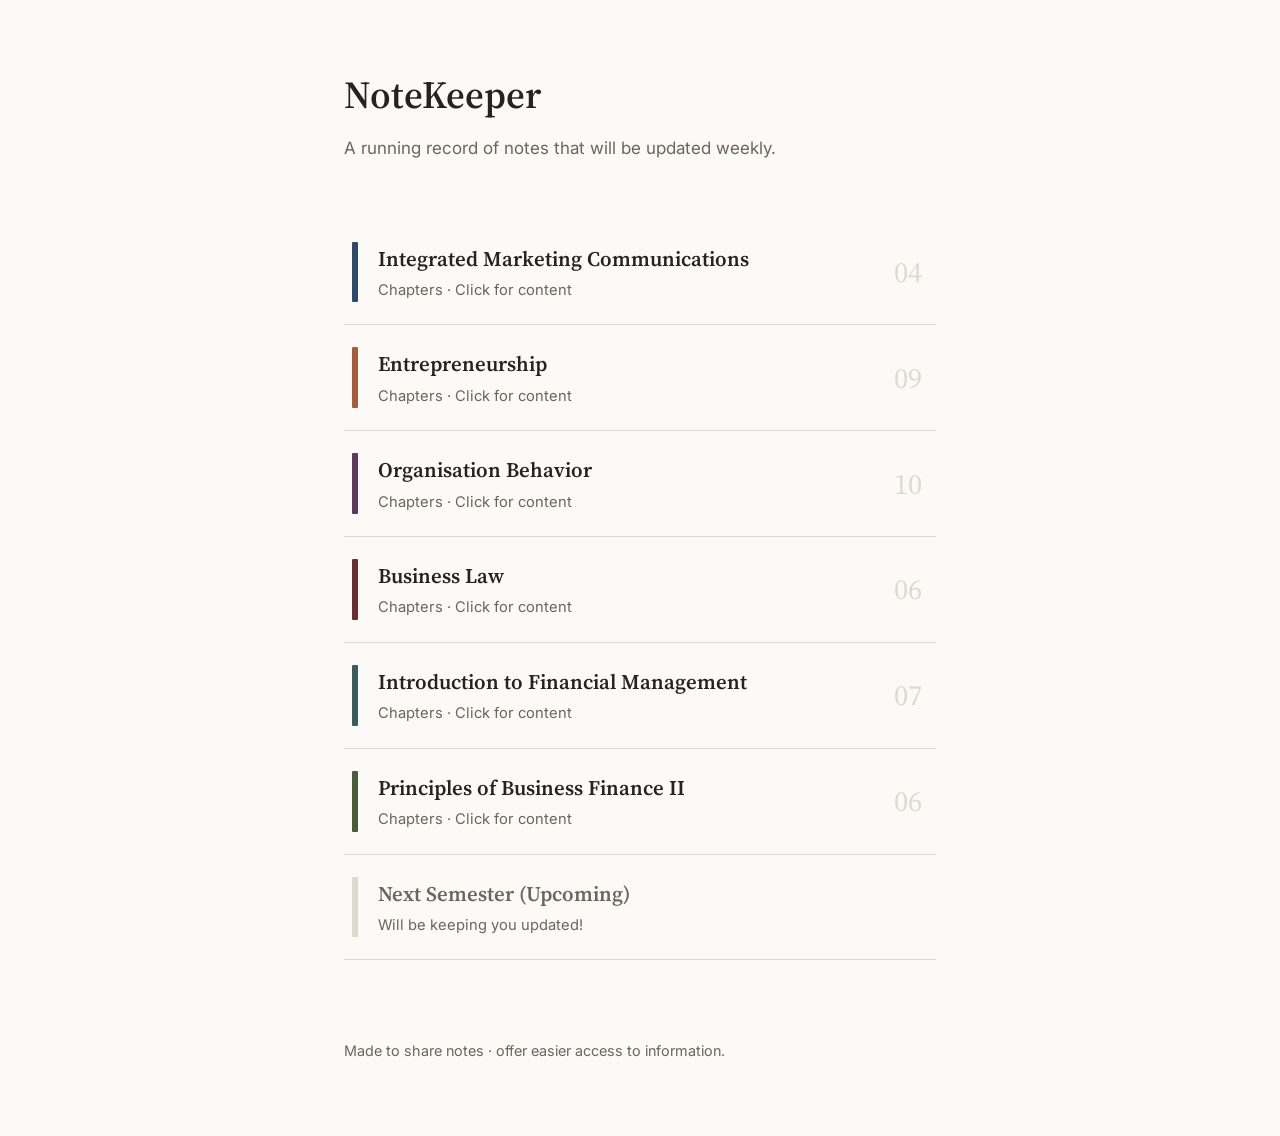
<file: my-notes-site/index.html>
<!doctype html>
<html lang="en">
  <head>
    <meta charset="UTF-8" />
    <meta name="viewport" content="width=device-width, initial-scale=1.0" />
    <title>Notes — Home</title>
    <link rel="preconnect" href="https://fonts.googleapis.com" />
    <link
      href="https://fonts.googleapis.com/css2?family=Source+Serif+4:opsz,wght@8..60,400;8..60,600;8..60,700&family=Inter:wght@400;500;600&display=swap"
      rel="stylesheet"
    />
    <link rel="stylesheet" href="style.css" />
  </head>
  <body>
    <header class="masthead">
      <h1>NoteKeeper</h1>
      <p class="subhead">
        A running record of notes that will be updated weekly.
      </p>
    </header>

    <main class="shelf">
      <a class="subject-row" href="subjects/imc.html" style="--spine: #2c4a6e">
        <div class="spine"></div>
        <div class="subject-info">
          <h2>Integrated Marketing Communications</h2>
          <p class="subject-meta">Chapters &middot; Click for content</p>
        </div>
        <div class="subject-count">04</div>
      </a>

      <a
        class="subject-row"
        href="subjects/entrepreneurship.html"
        style="--spine: #a65b3d"
      >
        <div class="spine"></div>
        <div class="subject-info">
          <h2>Entrepreneurship</h2>
          <p class="subject-meta">Chapters &middot; Click for content</p>
        </div>
        <div class="subject-count">09</div>
      </a>

      <a
        class="subject-row"
        href="subjects/organisational-behaviour.html"
        style="--spine: #5b3a5c"
      >
        <div class="spine"></div>
        <div class="subject-info">
          <h2>Organisation Behavior</h2>
          <p class="subject-meta">Chapters &middot; Click for content</p>
        </div>
        <div class="subject-count">10</div>
      </a>

      <a
        class="subject-row"
        href="subjects/business-law.html"
        style="--spine: #6b2e2e"
      >
        <div class="spine"></div>
        <div class="subject-info">
          <h2>Business Law</h2>
          <p class="subject-meta">Chapters &middot; Click for content</p>
        </div>
        <div class="subject-count">06</div>
      </a>

      <a
        class="subject-row"
        href="subjects/financial-management.html"
        style="--spine: #3a5c5a"
      >
        <div class="spine"></div>
        <div class="subject-info">
          <h2>Introduction to Financial Management</h2>
          <p class="subject-meta">Chapters &middot; Click for content</p>
        </div>
        <div class="subject-count">07</div>
      </a>

      <a
        class="subject-row"
        href="subjects/business-finance-2.html"
        style="--spine: #4a5d3a"
      >
        <div class="spine"></div>
        <div class="subject-info">
          <h2>Principles of Business Finance II</h2>
          <p class="subject-meta">Chapters &middot; Click for content</p>
        </div>
        <div class="subject-count">06</div>
      </a>

      <div class="subject-row add-row">
        <div class="spine add-spine"></div>
        <div class="subject-info">
          <h2>Next Semester (Upcoming)</h2>
          <p class="subject-meta">Will be keeping you updated!</p>
        </div>
      </div>
    </main>

    <footer class="site-footer">
      <p>Made to share notes &middot; offer easier access to information.</p>
    </footer>
  </body>
</html>
</file>
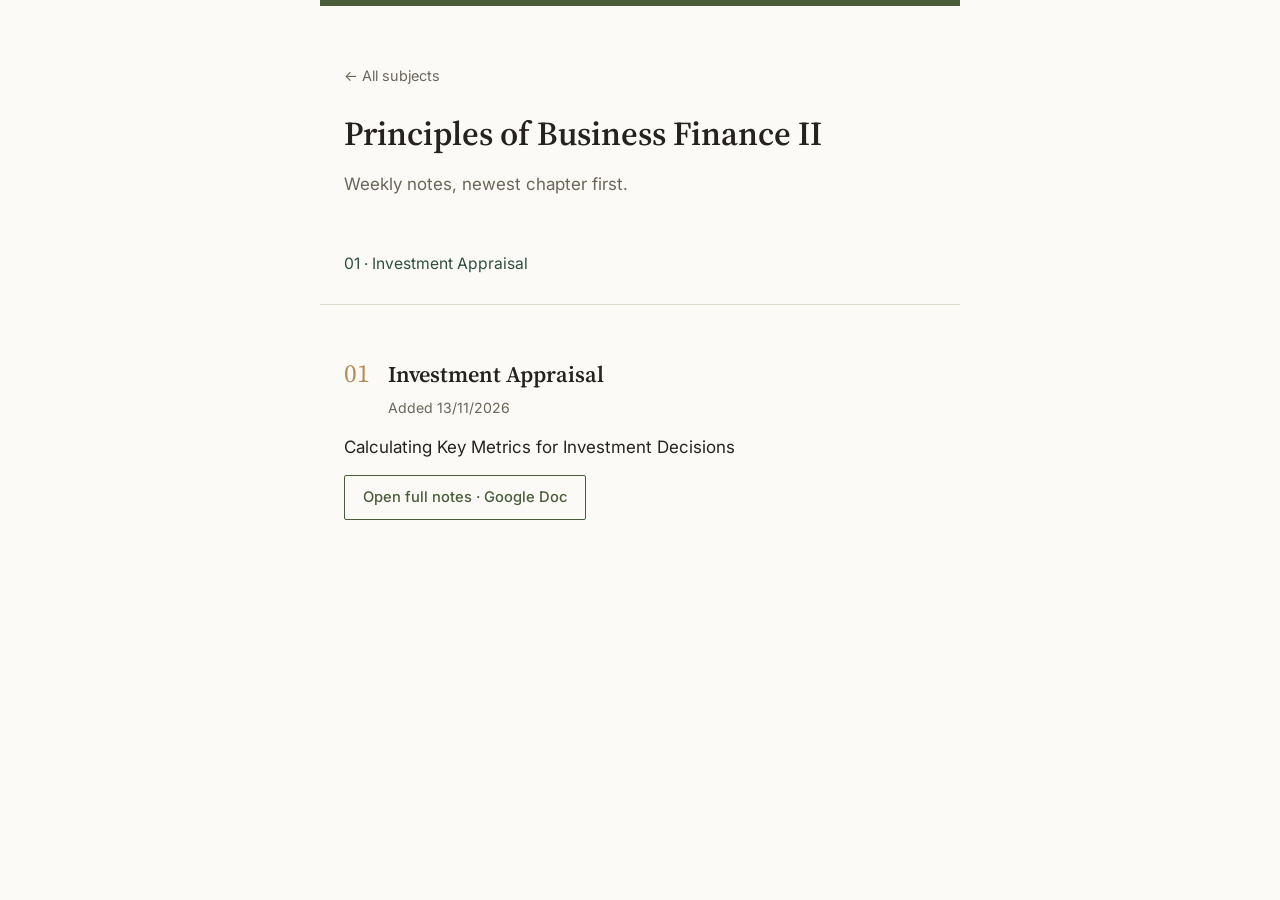
<file: my-notes-site/subjects/business-finance-2.html>
<!doctype html>
<html lang="en">
  <head>
    <meta charset="UTF-8" />
    <meta name="viewport" content="width=device-width, initial-scale=1.0" />
    <title>Principles of Business Finance II — Notes</title>
    <link rel="preconnect" href="https://fonts.googleapis.com" />
    <link
      href="https://fonts.googleapis.com/css2?family=Source+Serif+4:opsz,wght@8..60,400;8..60,600;8..60,700&family=Inter:wght@400;500;600&display=swap"
      rel="stylesheet"
    />
    <link rel="stylesheet" href="../style.css" />
  </head>
  <body style="--spine: #4a5d3a">
    <header class="subject-header">
      <a class="back-link" href="../index.html">&larr; All subjects</a>
      <h1>Principles of Business Finance II</h1>
      <p class="subhead">Weekly notes, newest chapter first.</p>
    </header>

    <nav class="chapter-nav">
      <a href="#ch1">01 &middot; Investment Appraisal</a>
    </nav>

    <main class="chapters">
      <section class="chapter" id="ch1">
        <div class="chapter-head">
          <span class="chapter-num">01</span>
          <div>
            <h2>Investment Appraisal</h2>
            <p class="chapter-date">Added 13/11/2026</p>
          </div>
        </div>
        <div class="chapter-body">
          <p>Calculating Key Metrics for Investment Decisions</p>
          <a
            class="chapter-link"
            href="https://docs.google.com/document/d/your-doc-id-here/edit"
            target="_blank"
            rel="noopener"
          >
            Open full notes &middot; Google Doc
          </a>
        </div>
      </section>
    </main>
  </body>
</html>
</file>
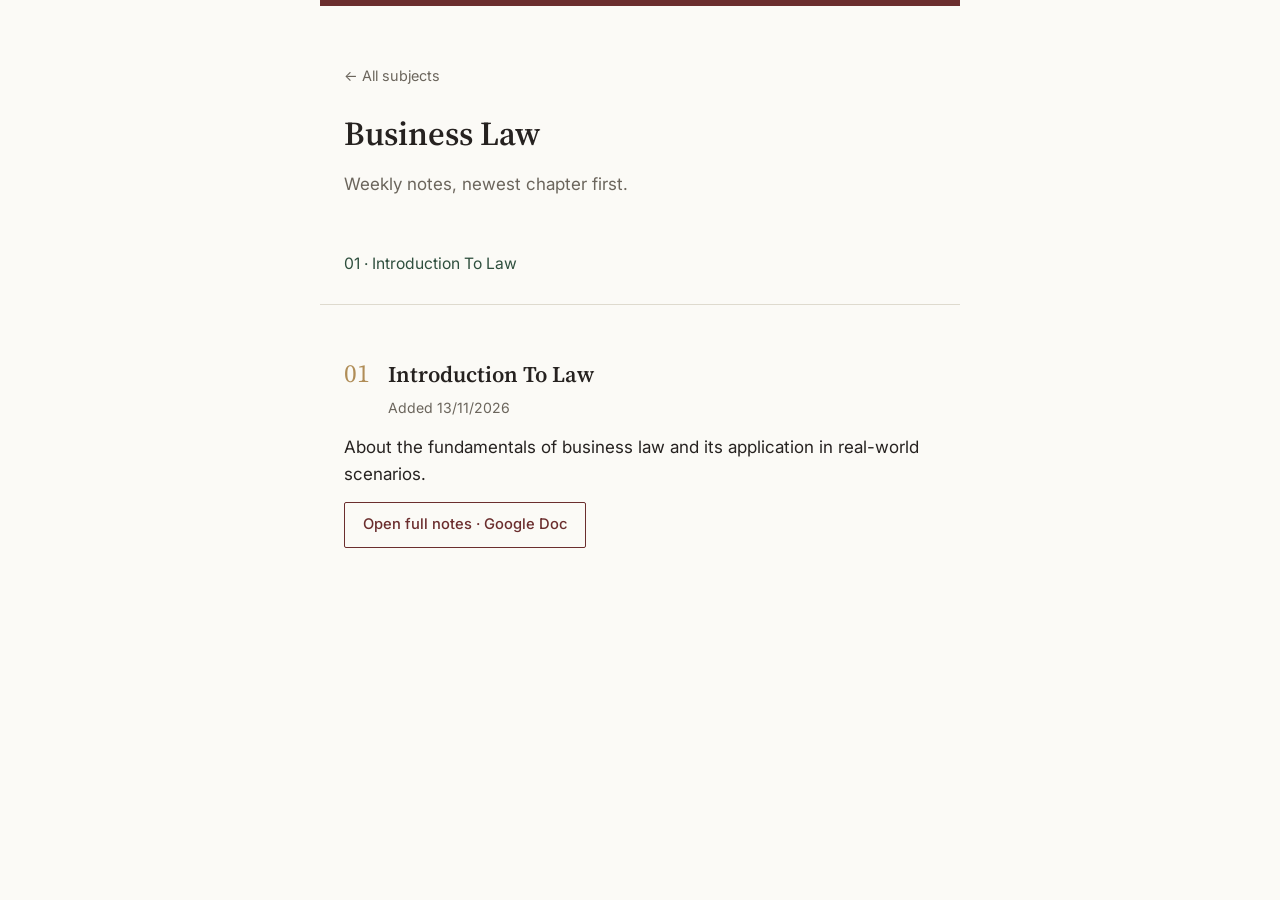
<file: my-notes-site/subjects/business-law.html>
<!doctype html>
<html lang="en">
  <head>
    <meta charset="UTF-8" />
    <meta name="viewport" content="width=device-width, initial-scale=1.0" />
    <title>Business Law — Notes</title>
    <link rel="preconnect" href="https://fonts.googleapis.com" />
    <link
      href="https://fonts.googleapis.com/css2?family=Source+Serif+4:opsz,wght@8..60,400;8..60,600;8..60,700&family=Inter:wght@400;500;600&display=swap"
      rel="stylesheet"
    />
    <link rel="stylesheet" href="../style.css" />
  </head>
  <body style="--spine: #6b2e2e">
    <header class="subject-header">
      <a class="back-link" href="../index.html">&larr; All subjects</a>
      <h1>Business Law</h1>
      <p class="subhead">Weekly notes, newest chapter first.</p>
    </header>

    <nav class="chapter-nav">
      <a href="#ch1">01 &middot; Introduction To Law</a>
    </nav>

    <main class="chapters">
      <section class="chapter" id="ch1">
        <div class="chapter-head">
          <span class="chapter-num">01</span>
          <div>
            <h2>Introduction To Law</h2>
            <p class="chapter-date">Added 13/11/2026</p>
          </div>
        </div>
        <div class="chapter-body">
          <p>
            About the fundamentals of business law and its application in
            real-world scenarios.
          </p>
          <a
            class="chapter-link"
            href="https://docs.google.com/document/d/your-doc-id-here/edit"
            target="_blank"
            rel="noopener"
          >
            Open full notes &middot; Google Doc
          </a>
        </div>
      </section>
    </main>
  </body>
</html>
</file>
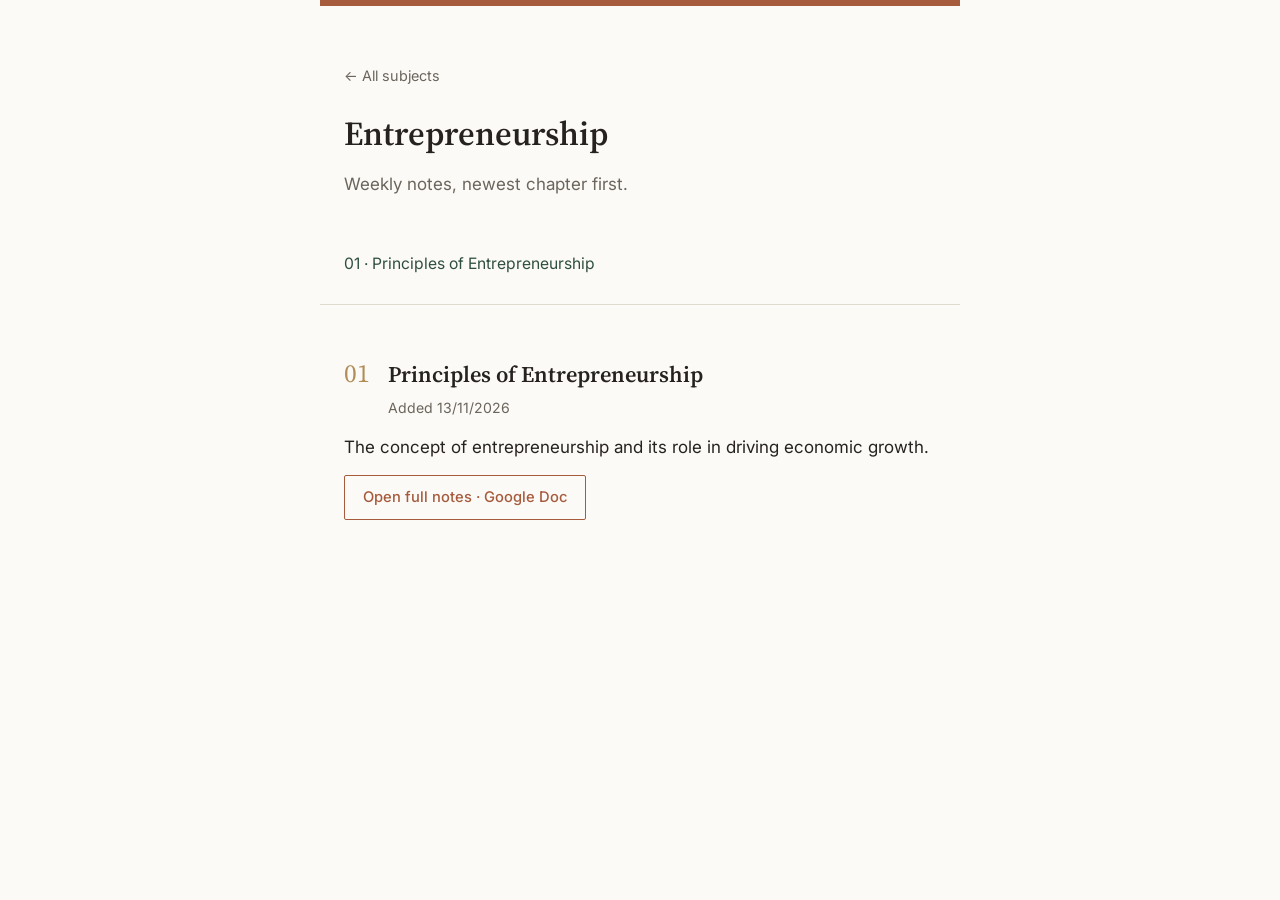
<file: my-notes-site/subjects/entrepreneurship.html>
<!doctype html>
<html lang="en">
  <head>
    <meta charset="UTF-8" />
    <meta name="viewport" content="width=device-width, initial-scale=1.0" />
    <title>Entrepreneurship — Notes</title>
    <link rel="preconnect" href="https://fonts.googleapis.com" />
    <link
      href="https://fonts.googleapis.com/css2?family=Source+Serif+4:opsz,wght@8..60,400;8..60,600;8..60,700&family=Inter:wght@400;500;600&display=swap"
      rel="stylesheet"
    />
    <link rel="stylesheet" href="../style.css" />
  </head>
  <body style="--spine: #a65b3d">
    <header class="subject-header">
      <a class="back-link" href="../index.html">&larr; All subjects</a>
      <h1>Entrepreneurship</h1>
      <p class="subhead">Weekly notes, newest chapter first.</p>
    </header>

    <nav class="chapter-nav">
      <a href="#ch1">01 &middot; Principles of Entrepreneurship</a>
    </nav>

    <main class="chapters">
      <section class="chapter" id="ch1">
        <div class="chapter-head">
          <span class="chapter-num">01</span>
          <div>
            <h2>Principles of Entrepreneurship</h2>
            <p class="chapter-date">Added 13/11/2026</p>
          </div>
        </div>
        <div class="chapter-body">
          <p>
            The concept of entrepreneurship and its role in driving economic
            growth.
          </p>
          <a
            class="chapter-link"
            href="https://docs.google.com/document/d/your-doc-id-here/edit"
            target="_blank"
            rel="noopener"
          >
            Open full notes &middot; Google Doc
          </a>
        </div>
      </section>
    </main>
  </body>
</html>
</file>
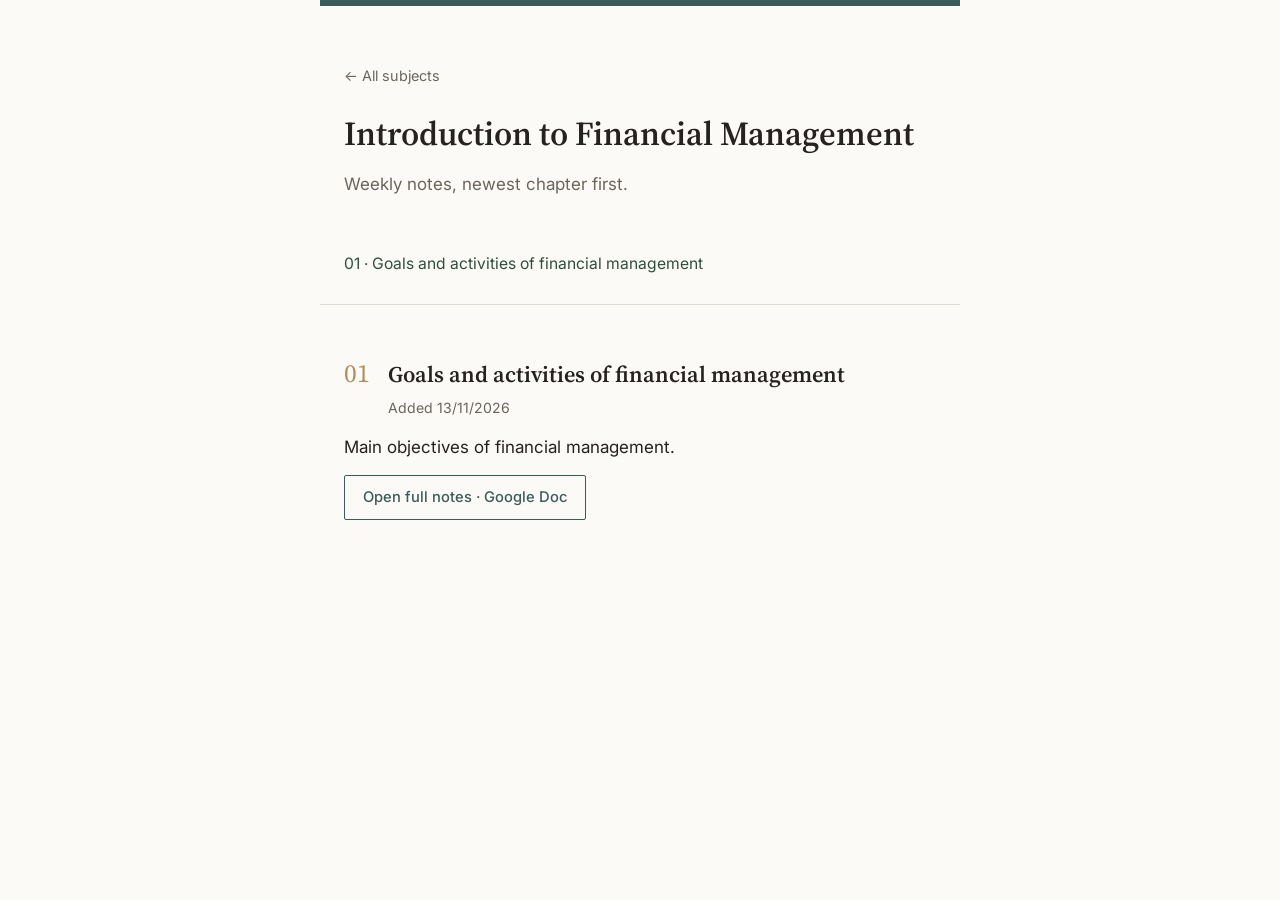
<file: my-notes-site/subjects/financial-management.html>
<!doctype html>
<html lang="en">
  <head>
    <meta charset="UTF-8" />
    <meta name="viewport" content="width=device-width, initial-scale=1.0" />
    <title>Introduction to Financial Management — Notes</title>
    <link rel="preconnect" href="https://fonts.googleapis.com" />
    <link
      href="https://fonts.googleapis.com/css2?family=Source+Serif+4:opsz,wght@8..60,400;8..60,600;8..60,700&family=Inter:wght@400;500;600&display=swap"
      rel="stylesheet"
    />
    <link rel="stylesheet" href="../style.css" />
  </head>
  <body style="--spine: #3a5c5a">
    <header class="subject-header">
      <a class="back-link" href="../index.html">&larr; All subjects</a>
      <h1>Introduction to Financial Management</h1>
      <p class="subhead">Weekly notes, newest chapter first.</p>
    </header>

    <nav class="chapter-nav">
      <a href="#ch1"
        >01 &middot; Goals and activities of financial management</a
      >
    </nav>

    <main class="chapters">
      <section class="chapter" id="ch1">
        <div class="chapter-head">
          <span class="chapter-num">01</span>
          <div>
            <h2>Goals and activities of financial management</h2>
            <p class="chapter-date">Added 13/11/2026</p>
          </div>
        </div>
        <div class="chapter-body">
          <p>Main objectives of financial management.</p>
          <a
            class="chapter-link"
            href="https://docs.google.com/document/d/your-doc-id-here/edit"
            target="_blank"
            rel="noopener"
          >
            Open full notes &middot; Google Doc
          </a>
        </div>
      </section>
    </main>
  </body>
</html>
</file>
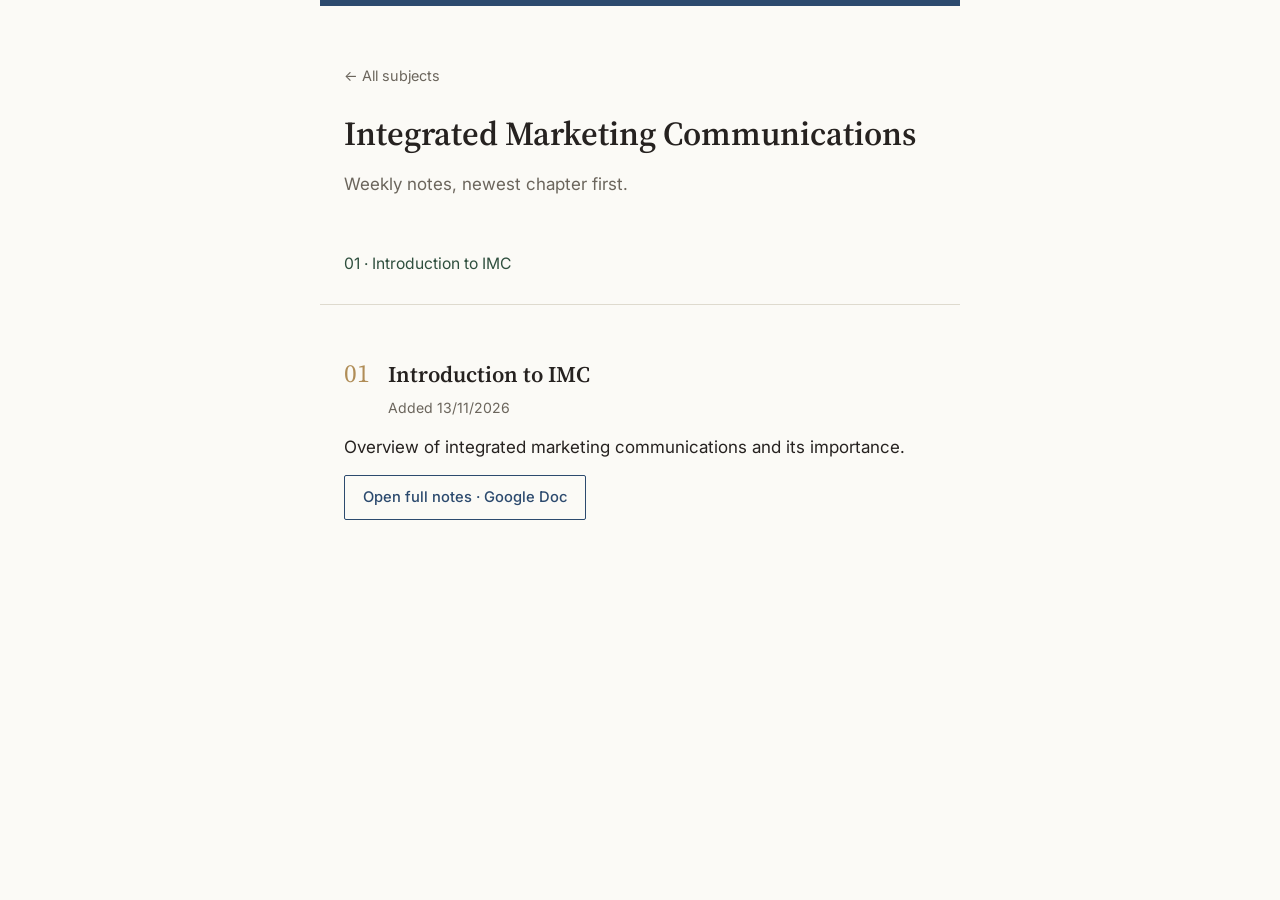
<file: my-notes-site/subjects/imc.html>
<!doctype html>
<html lang="en">
  <head>
    <meta charset="UTF-8" />
    <meta name="viewport" content="width=device-width, initial-scale=1.0" />
    <title>Integrated Marketing Communications — Notes</title>
    <link rel="preconnect" href="https://fonts.googleapis.com" />
    <link
      href="https://fonts.googleapis.com/css2?family=Source+Serif+4:opsz,wght@8..60,400;8..60,600;8..60,700&family=Inter:wght@400;500;600&display=swap"
      rel="stylesheet"
    />
    <link rel="stylesheet" href="../style.css" />
  </head>
  <body style="--spine: #2c4a6e">
    <header class="subject-header">
      <a class="back-link" href="../index.html">&larr; All subjects</a>
      <h1>Integrated Marketing Communications</h1>
      <p class="subhead">Weekly notes, newest chapter first.</p>
    </header>

    <nav class="chapter-nav">
      <a href="#ch1">01 &middot; Introduction to IMC</a>
    </nav>

    <main class="chapters">
      <section class="chapter" id="ch1">
        <div class="chapter-head">
          <span class="chapter-num">01</span>
          <div>
            <h2>Introduction to IMC</h2>
            <p class="chapter-date">Added 13/11/2026</p>
          </div>
        </div>
        <div class="chapter-body">
          <p>
            Overview of integrated marketing communications and its importance.
          </p>
          <a
            class="chapter-link"
            href="https://docs.google.com/document/d/your-doc-id-here/edit"
            target="_blank"
            rel="noopener"
          >
            Open full notes &middot; Google Doc
          </a>
        </div>
      </section>
    </main>
  </body>
</html>
</file>
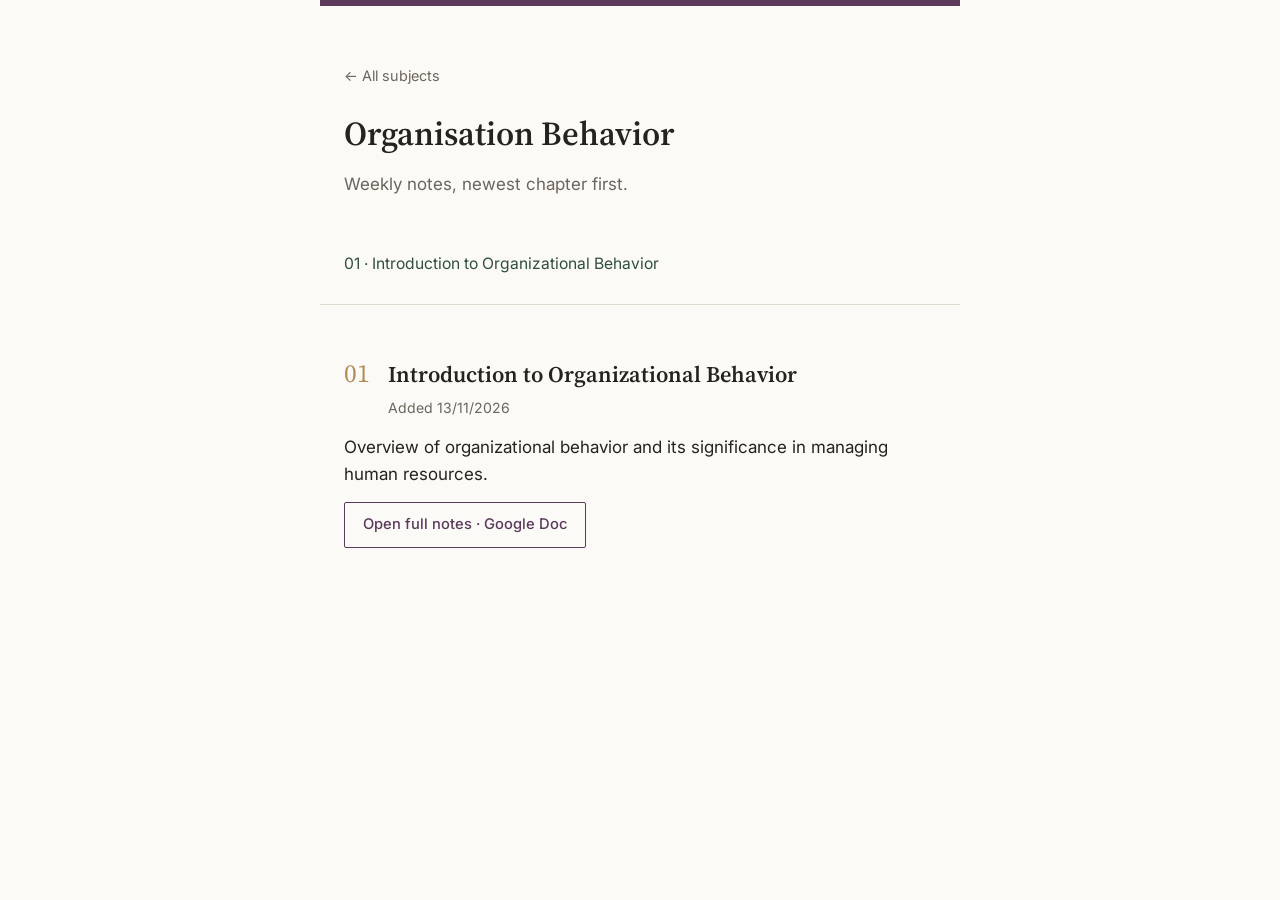
<file: my-notes-site/subjects/organisational-behaviour.html>
<!doctype html>
<html lang="en">
  <head>
    <meta charset="UTF-8" />
    <meta name="viewport" content="width=device-width, initial-scale=1.0" />
    <title>Organisation Behavior — Notes</title>
    <link rel="preconnect" href="https://fonts.googleapis.com" />
    <link
      href="https://fonts.googleapis.com/css2?family=Source+Serif+4:opsz,wght@8..60,400;8..60,600;8..60,700&family=Inter:wght@400;500;600&display=swap"
      rel="stylesheet"
    />
    <link rel="stylesheet" href="../style.css" />
  </head>
  <body style="--spine: #5b3a5c">
    <header class="subject-header">
      <a class="back-link" href="../index.html">&larr; All subjects</a>
      <h1>Organisation Behavior</h1>
      <p class="subhead">Weekly notes, newest chapter first.</p>
    </header>

    <nav class="chapter-nav">
      <a href="#ch1">01 &middot; Introduction to Organizational Behavior</a>
    </nav>

    <main class="chapters">
      <section class="chapter" id="ch1">
        <div class="chapter-head">
          <span class="chapter-num">01</span>
          <div>
            <h2>Introduction to Organizational Behavior</h2>
            <p class="chapter-date">Added 13/11/2026</p>
          </div>
        </div>
        <div class="chapter-body">
          <p>
            Overview of organizational behavior and its significance in managing
            human resources.
          </p>
          <a
            class="chapter-link"
            href="https://docs.google.com/document/d/your-doc-id-here/edit"
            target="_blank"
            rel="noopener"
          >
            Open full notes &middot; Google Doc
          </a>
        </div>
      </section>
    </main>
  </body>
</html>
</file>
<file: my-notes-site/style.css>
/* ---------- Design tokens ---------- */
:root {
  --paper: #FBFAF6;
  --ink: #262220;
  --ink-soft: #6B655C;
  --forest: #2F4F3E;
  --gold: #B08D57;
  --rule: #DEDACE;
  --spine: #2F4F3E; /* overridden per-subject inline */
}

* { box-sizing: border-box; }

body {
  margin: 0;
  background: var(--paper);
  color: var(--ink);
  font-family: 'Inter', -apple-system, sans-serif;
  font-size: 17px;
  line-height: 1.6;
}

h1, h2 {
  font-family: 'Source Serif 4', Georgia, serif;
  font-weight: 600;
  color: var(--ink);
  margin: 0;
}

a {
  color: inherit;
  text-decoration: none;
}

/* ---------- Homepage masthead ---------- */
.masthead {
  max-width: 640px;
  margin: 0 auto;
  padding: 64px 24px 40px;
}

.masthead h1 {
  font-size: 2.4rem;
}

.subhead {
  color: var(--ink-soft);
  margin-top: 10px;
  max-width: 46ch;
}

/* ---------- Subject shelf ---------- */
.shelf {
  max-width: 640px;
  margin: 0 auto;
  padding: 0 24px 64px;
}

.subject-row {
  display: flex;
  align-items: center;
  gap: 20px;
  padding: 22px 8px;
  border-bottom: 1px solid var(--rule);
  transition: background-color 0.15s ease;
}

.subject-row:hover {
  background-color: rgba(0, 0, 0, 0.02);
}

.spine {
  width: 6px;
  align-self: stretch;
  background: var(--spine);
  border-radius: 1px;
  flex-shrink: 0;
}

.add-spine {
  background: var(--rule);
}

.subject-info {
  flex: 1;
  min-width: 0;
}

.subject-info h2 {
  font-size: 1.3rem;
}

.subject-meta {
  color: var(--ink-soft);
  font-size: 0.92rem;
  margin: 4px 0 0;
}

.subject-count {
  font-family: 'Source Serif 4', Georgia, serif;
  font-size: 1.8rem;
  color: var(--rule);
  padding-right: 6px;
}

.add-row {
  cursor: default;
}

.add-row .subject-info h2 {
  color: var(--ink-soft);
}

.site-footer {
  max-width: 640px;
  margin: 0 auto;
  padding: 0 24px 60px;
  color: var(--ink-soft);
  font-size: 0.9rem;
}

/* ---------- Subject page ---------- */
.subject-header {
  max-width: 640px;
  margin: 0 auto;
  padding: 56px 24px 8px;
  border-top: 6px solid var(--spine);
}

.back-link {
  color: var(--ink-soft);
  font-size: 0.9rem;
}

.back-link:hover {
  color: var(--ink);
}

.subject-header h1 {
  font-size: 2.1rem;
  margin-top: 18px;
}

.chapter-nav {
  max-width: 640px;
  margin: 0 auto;
  padding: 28px 24px;
  display: flex;
  flex-direction: column;
  gap: 10px;
  border-bottom: 1px solid var(--rule);
}

.chapter-nav a {
  color: var(--forest);
  font-size: 0.98rem;
}

.chapter-nav a:hover {
  color: var(--gold);
}

.chapters {
  max-width: 640px;
  margin: 0 auto;
  padding: 8px 24px 80px;
}

.chapter {
  padding: 40px 0;
  border-bottom: 1px solid var(--rule);
}

.chapter:last-child {
  border-bottom: none;
}

.chapter-head {
  display: flex;
  align-items: baseline;
  gap: 18px;
  margin-bottom: 14px;
}

.chapter-num {
  font-family: 'Source Serif 4', Georgia, serif;
  font-size: 1.6rem;
  color: var(--gold);
  flex-shrink: 0;
}

.chapter-head h2 {
  font-size: 1.4rem;
}

.chapter-date {
  color: var(--ink-soft);
  font-size: 0.88rem;
  margin: 4px 0 0;
}

.chapter-body {
  max-width: 68ch;
}

.chapter-body p {
  margin: 0 0 14px;
}

.chapter-body ul {
  margin: 0 0 14px;
  padding-left: 22px;
}

.chapter-body li {
  margin-bottom: 6px;
}

.chapter-link {
  display: inline-flex;
  align-items: center;
  gap: 8px;
  padding: 10px 18px;
  border: 1px solid var(--spine);
  color: var(--spine);
  font-size: 0.92rem;
  font-weight: 500;
  border-radius: 2px;
  transition: background-color 0.15s ease, color 0.15s ease;
}

.chapter-link:hover {
  background: var(--spine);
  color: var(--paper);
}

/* ---------- Mobile ---------- */
@media (max-width: 480px) {
  .masthead, .shelf, .subject-header, .chapter-nav, .chapters {
    padding-left: 18px;
    padding-right: 18px;
  }
  .masthead h1, .subject-header h1 {
    font-size: 1.8rem;
  }
}
</file>
